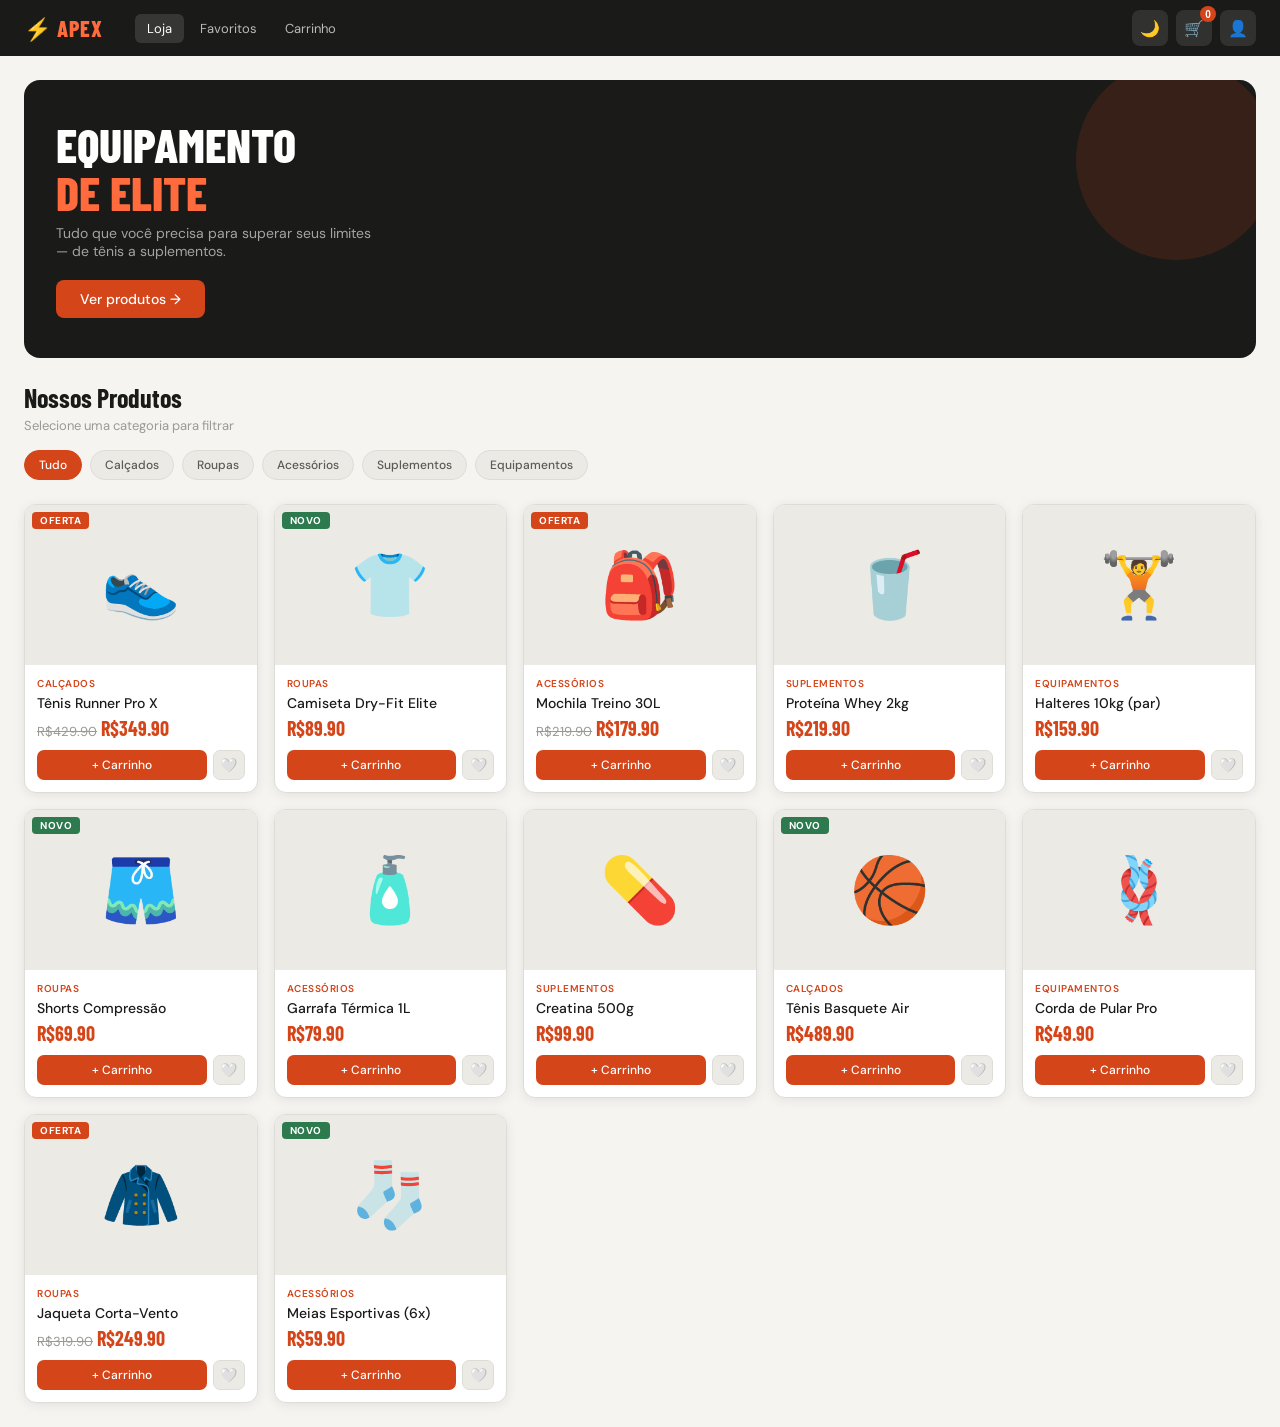
<file: index.html>
<!DOCTYPE html>
<html lang="pt-BR">
<head>
<meta charset="UTF-8">
<meta name="viewport" content="width=device-width, initial-scale=1.0">
<link href="https://fonts.googleapis.com/css2?family=Barlow+Condensed:wght@400;600;700;800&family=DM+Sans:wght@300;400;500&display=swap" rel="stylesheet">
<style>
*{margin:0;padding:0;box-sizing:border-box}
:root{
  --bg:#f5f4f0;--bg2:#ffffff;--bg3:#eceae4;
  --text:#1a1a18;--text2:#5a5a56;--text3:#9a9a94;
  --accent:#d4451a;--accent2:#ff6b3d;
  --border:#ddddd8;--card:#ffffff;
  --nav:#1a1a18;--nav-text:#ffffff;
  --badge:#d4451a;--badge-text:#fff;
  --input-bg:#f0efeb;--input-border:#d0d0c8;
  --shadow:0 2px 12px rgba(0,0,0,0.08);
  --success:#2d7a4f;
}
[data-theme="dark"]{
  --bg:#141412;--bg2:#1e1e1b;--bg3:#252522;
  --text:#f0efe9;--text2:#a8a8a0;--text3:#6a6a64;
  --accent:#ff6b3d;--accent2:#ff8c65;
  --border:#2e2e2a;--card:#1e1e1b;
  --nav:#0e0e0c;--nav-text:#f0efe9;
  --badge:#ff6b3d;--badge-text:#141412;
  --input-bg:#252522;--input-border:#3a3a36;
  --shadow:0 2px 12px rgba(0,0,0,0.3);
  --success:#3db86f;
}
body{font-family:'DM Sans',sans-serif;background:var(--bg);color:var(--text);min-height:100vh;transition:background 0.3s,color 0.3s}
.sr-only{position:absolute;width:1px;height:1px;overflow:hidden;clip:rect(0,0,0,0)}

nav{background:var(--nav);color:var(--nav-text);padding:0 24px;display:flex;align-items:center;gap:16px;height:56px;position:sticky;top:0;z-index:100}
.logo{font-family:'Barlow Condensed',sans-serif;font-weight:800;font-size:22px;letter-spacing:1px;color:var(--accent2);flex:0 0 auto}
.nav-links{display:flex;gap:4px;flex:1;margin-left:16px}
.nav-links button{background:none;border:none;color:rgba(255,255,255,0.7);padding:6px 12px;border-radius:6px;cursor:pointer;font-size:13px;font-family:'DM Sans',sans-serif;transition:all 0.2s}
.nav-links button:hover,.nav-links button.active{background:rgba(255,255,255,0.12);color:#fff}
.nav-right{display:flex;align-items:center;gap:8px;margin-left:auto}
.icon-btn{background:rgba(255,255,255,0.1);border:none;color:var(--nav-text);width:36px;height:36px;border-radius:8px;cursor:pointer;display:flex;align-items:center;justify-content:center;font-size:16px;transition:background 0.2s;position:relative;flex-shrink:0}
.icon-btn:hover{background:rgba(255,255,255,0.2)}
.cart-badge{position:absolute;top:-4px;right:-4px;background:var(--accent);color:white;border-radius:50%;width:16px;height:16px;font-size:10px;font-weight:600;display:flex;align-items:center;justify-content:center}

.page{display:none;padding:24px}
.page.active{display:block}

.hero{background:var(--nav);border-radius:16px;padding:40px 32px;margin-bottom:24px;position:relative;overflow:hidden}
.hero::before{content:'';position:absolute;right:-20px;top:-20px;width:200px;height:200px;border-radius:50%;background:var(--accent);opacity:0.15}
.hero h1{font-family:'Barlow Condensed',sans-serif;font-size:48px;font-weight:800;color:#fff;line-height:1;margin-bottom:8px}
.hero h1 span{color:var(--accent2)}
.hero p{color:rgba(255,255,255,0.6);font-size:14px;margin-bottom:20px;max-width:320px}
.btn-primary{background:var(--accent);color:#fff;border:none;padding:10px 24px;border-radius:8px;font-weight:500;cursor:pointer;font-family:'DM Sans',sans-serif;font-size:14px;transition:all 0.2s;display:inline-block}
.btn-primary:hover{background:var(--accent2);transform:translateY(-1px)}
.btn-outline{background:transparent;color:var(--text);border:1.5px solid var(--border);padding:8px 16px;border-radius:8px;font-weight:500;cursor:pointer;font-family:'DM Sans',sans-serif;font-size:13px;transition:all 0.2s}
.btn-outline:hover{border-color:var(--accent);color:var(--accent)}

.section-title{font-family:'Barlow Condensed',sans-serif;font-weight:700;font-size:26px;margin-bottom:4px;color:var(--text)}
.section-sub{color:var(--text3);font-size:13px;margin-bottom:16px}

.cats{display:flex;gap:8px;margin-bottom:24px;flex-wrap:wrap}
.cat-btn{background:var(--bg3);border:1.5px solid var(--border);color:var(--text2);padding:6px 14px;border-radius:20px;cursor:pointer;font-size:12px;font-family:'DM Sans',sans-serif;font-weight:500;transition:all 0.2s}
.cat-btn:hover,.cat-btn.active{background:var(--accent);border-color:var(--accent);color:#fff}

.products-grid{display:grid;grid-template-columns:repeat(auto-fill,minmax(200px,1fr));gap:16px}
.product-card{background:var(--card);border-radius:12px;border:1px solid var(--border);overflow:hidden;cursor:pointer;transition:all 0.2s;box-shadow:var(--shadow)}
.product-card:hover{transform:translateY(-3px);box-shadow:0 8px 24px rgba(0,0,0,0.12)}
.product-img{height:160px;display:flex;align-items:center;justify-content:center;font-size:64px;background:var(--bg3)}
.product-info{padding:12px}
.product-cat{font-size:10px;color:var(--accent);font-weight:600;text-transform:uppercase;letter-spacing:0.5px;margin-bottom:4px}
.product-name{font-weight:500;font-size:14px;margin-bottom:4px;color:var(--text)}
.product-price{font-family:'Barlow Condensed',sans-serif;font-size:20px;font-weight:700;color:var(--accent)}
.product-price .old{font-size:13px;color:var(--text3);text-decoration:line-through;font-family:'DM Sans',sans-serif;font-weight:400;margin-right:4px}
.product-actions{display:flex;gap:6px;margin-top:10px}
.btn-add{flex:1;background:var(--accent);color:#fff;border:none;padding:7px;border-radius:7px;cursor:pointer;font-size:12px;font-weight:500;font-family:'DM Sans',sans-serif;transition:background 0.2s}
.btn-add:hover{background:var(--accent2)}
.btn-fav{width:32px;background:var(--bg3);border:1px solid var(--border);border-radius:7px;cursor:pointer;font-size:14px;transition:all 0.2s;display:flex;align-items:center;justify-content:center}
.btn-fav:hover,.btn-fav.active{background:#fee;border-color:#f66}

.badge-sale{position:absolute;top:8px;left:8px;background:var(--accent);color:#fff;padding:2px 8px;border-radius:4px;font-size:10px;font-weight:700;letter-spacing:0.5px}
.badge-new{position:absolute;top:8px;left:8px;background:#2d7a4f;color:#fff;padding:2px 8px;border-radius:4px;font-size:10px;font-weight:700;letter-spacing:0.5px}
.product-wrap{position:relative}

.cart-empty{text-align:center;padding:40px;color:var(--text3)}
.cart-empty .icon{font-size:48px;margin-bottom:12px}
.cart-list{display:flex;flex-direction:column;gap:12px;max-width:600px}
.cart-item{background:var(--card);border-radius:12px;border:1px solid var(--border);padding:14px;display:flex;gap:14px;align-items:center}
.cart-item .icon{font-size:40px;width:60px;height:60px;background:var(--bg3);border-radius:8px;display:flex;align-items:center;justify-content:center;flex-shrink:0}
.cart-item-info{flex:1}
.cart-item-name{font-weight:500;font-size:14px;color:var(--text)}
.cart-item-price{font-family:'Barlow Condensed',sans-serif;font-size:18px;font-weight:700;color:var(--accent)}
.qty-controls{display:flex;align-items:center;gap:8px;margin-top:6px}
.qty-btn{width:26px;height:26px;border-radius:6px;background:var(--bg3);border:1px solid var(--border);cursor:pointer;font-size:14px;display:flex;align-items:center;justify-content:center;color:var(--text)}
.qty-btn:hover{background:var(--accent);color:#fff;border-color:var(--accent)}
.qty-num{font-weight:500;font-size:14px;min-width:20px;text-align:center;color:var(--text)}
.remove-btn{background:none;border:none;color:var(--text3);cursor:pointer;font-size:18px;padding:4px;border-radius:4px;transition:color 0.2s}
.remove-btn:hover{color:#e33}
.cart-summary{max-width:600px;background:var(--card);border-radius:12px;border:1px solid var(--border);padding:16px;margin-top:16px}
.summary-row{display:flex;justify-content:space-between;font-size:13px;color:var(--text2);margin-bottom:8px}
.summary-row.total{font-size:16px;color:var(--text);font-weight:600;border-top:1px solid var(--border);padding-top:10px;margin-top:4px}
.cart-checkout{margin-top:12px;width:100%}

.form-group{margin-bottom:14px}
.form-group label{display:block;font-size:12px;font-weight:500;color:var(--text2);margin-bottom:5px}
.form-group input{width:100%;background:var(--input-bg);border:1.5px solid var(--input-border);color:var(--text);border-radius:8px;padding:9px 12px;font-size:14px;font-family:'DM Sans',sans-serif;transition:border-color 0.2s;outline:none}
.form-group input:focus{border-color:var(--accent)}
.auth-card{max-width:380px;background:var(--card);border-radius:16px;border:1px solid var(--border);padding:28px;box-shadow:var(--shadow)}
.auth-title{font-family:'Barlow Condensed',sans-serif;font-size:28px;font-weight:700;margin-bottom:4px}
.auth-sub{font-size:13px;color:var(--text3);margin-bottom:20px}
.auth-toggle{margin-top:16px;text-align:center;font-size:13px;color:var(--text2)}
.auth-toggle button{background:none;border:none;color:var(--accent);cursor:pointer;font-weight:500;font-family:'DM Sans',sans-serif;font-size:13px}
.profile-card{max-width:480px;background:var(--card);border-radius:16px;border:1px solid var(--border);padding:24px;box-shadow:var(--shadow)}
.avatar{width:64px;height:64px;border-radius:50%;background:var(--accent);display:flex;align-items:center;justify-content:center;font-size:24px;font-weight:700;color:#fff;font-family:'Barlow Condensed',sans-serif;margin-bottom:12px}
.profile-name{font-family:'Barlow Condensed',sans-serif;font-size:22px;font-weight:700}
.profile-email{font-size:13px;color:var(--text3);margin-bottom:20px}
.profile-stats{display:grid;grid-template-columns:repeat(3,1fr);gap:10px;margin-bottom:20px}
.stat-box{background:var(--bg3);border-radius:10px;padding:12px;text-align:center}
.stat-num{font-family:'Barlow Condensed',sans-serif;font-size:24px;font-weight:700;color:var(--accent)}
.stat-label{font-size:11px;color:var(--text3);margin-top:2px}
.orders-list{display:flex;flex-direction:column;gap:10px}
.order-item{background:var(--bg3);border-radius:10px;padding:12px;display:flex;justify-content:space-between;align-items:center}
.order-id{font-size:12px;color:var(--text3)}
.order-desc{font-size:13px;font-weight:500;color:var(--text)}
.order-status{font-size:11px;padding:2px 8px;border-radius:20px;font-weight:600}
.status-delivered{background:#d1f5e3;color:#1a6640}
.status-transit{background:#fff3d4;color:#8a6000}
[data-theme="dark"] .status-delivered{background:#1a3d2a;color:#5dd99a}
[data-theme="dark"] .status-transit{background:#3a3010;color:#f5c842}
.divider{height:1px;background:var(--border);margin:16px 0}
.toast{position:fixed;bottom:20px;right:20px;background:var(--nav);color:var(--nav-text);padding:10px 18px;border-radius:10px;font-size:13px;font-weight:500;z-index:999;transform:translateY(60px);opacity:0;transition:all 0.3s;border-left:3px solid var(--accent)}
.toast.show{transform:translateY(0);opacity:1}
.wishlist-count{font-size:12px;color:var(--text3);margin-bottom:12px}
</style>
</head>
<body>

<h2 class="sr-only">APEX Sport — Loja de Artigos Esportivos com Carrinho, Conta de Usuário e Modo Escuro</h2>

<nav>
  <div class="logo">⚡ APEX</div>
  <div class="nav-links">
    <button class="active" onclick="showPage('home')">Loja</button>
    <button onclick="showPage('wishlist')">Favoritos</button>
    <button onclick="showPage('cart')">Carrinho</button>
  </div>
  <div class="nav-right">
    <button class="icon-btn" onclick="toggleTheme()" id="theme-btn" title="Alternar tema">🌙</button>
    <button class="icon-btn" onclick="showPage('cart')" title="Carrinho">
      🛒<span class="cart-badge" id="cart-count">0</span>
    </button>
    <button class="icon-btn" onclick="showPage('account')" title="Conta">👤</button>
  </div>
</nav>

<div id="page-home" class="page active">
  <div class="hero">
    <h1>EQUIPAMENTO<br><span>DE ELITE</span></h1>
    <p>Tudo que você precisa para superar seus limites — de tênis a suplementos.</p>
    <button class="btn-primary" onclick="document.getElementById('produtos').scrollIntoView({behavior:'smooth'})">Ver produtos →</button>
  </div>
  <div id="produtos">
    <div class="section-title">Nossos Produtos</div>
    <div class="section-sub">Selecione uma categoria para filtrar</div>
    <div class="cats">
      <button class="cat-btn active" onclick="filterCat(this,'all')">Tudo</button>
      <button class="cat-btn" onclick="filterCat(this,'calcados')">Calçados</button>
      <button class="cat-btn" onclick="filterCat(this,'roupas')">Roupas</button>
      <button class="cat-btn" onclick="filterCat(this,'acessorios')">Acessórios</button>
      <button class="cat-btn" onclick="filterCat(this,'suplementos')">Suplementos</button>
      <button class="cat-btn" onclick="filterCat(this,'equipamentos')">Equipamentos</button>
    </div>
    <div class="products-grid" id="products-grid"></div>
  </div>
</div>

<div id="page-cart" class="page">
  <div class="section-title">Carrinho</div>
  <div class="section-sub" id="cart-sub">Seus itens selecionados</div>
  <div id="cart-content"></div>
</div>

<div id="page-wishlist" class="page">
  <div class="section-title">Favoritos</div>
  <div class="wishlist-count" id="wishlist-count"></div>
  <div class="products-grid" id="wishlist-grid"></div>
</div>

<div id="page-account" class="page">
  <div id="auth-section"></div>
</div>

<div class="toast" id="toast"></div>

<script>
const products=[
  {id:1,name:'Tênis Runner Pro X',cat:'calcados',price:349.90,old:429.90,icon:'👟',badge:'sale',fav:false,qty:0},
  {id:2,name:'Camiseta Dry-Fit Elite',cat:'roupas',price:89.90,icon:'👕',badge:'new',fav:false,qty:0},
  {id:3,name:'Mochila Treino 30L',cat:'acessorios',price:179.90,old:219.90,icon:'🎒',badge:'sale',fav:false,qty:0},
  {id:4,name:'Proteína Whey 2kg',cat:'suplementos',price:219.90,icon:'🥤',badge:'',fav:false,qty:0},
  {id:5,name:'Halteres 10kg (par)',cat:'equipamentos',price:159.90,icon:'🏋️',badge:'',fav:false,qty:0},
  {id:6,name:'Shorts Compressão',cat:'roupas',price:69.90,icon:'🩳',badge:'new',fav:false,qty:0},
  {id:7,name:'Garrafa Térmica 1L',cat:'acessorios',price:79.90,icon:'🧴',badge:'',fav:false,qty:0},
  {id:8,name:'Creatina 500g',cat:'suplementos',price:99.90,icon:'💊',badge:'',fav:false,qty:0},
  {id:9,name:'Tênis Basquete Air',cat:'calcados',price:489.90,icon:'🏀',badge:'new',fav:false,qty:0},
  {id:10,name:'Corda de Pular Pro',cat:'equipamentos',price:49.90,icon:'🪢',badge:'',fav:false,qty:0},
  {id:11,name:'Jaqueta Corta-Vento',cat:'roupas',price:249.90,old:319.90,icon:'🧥',badge:'sale',fav:false,qty:0},
  {id:12,name:'Meias Esportivas (6x)',cat:'acessorios',price:59.90,icon:'🧦',badge:'new',fav:false,qty:0},
];
let cart=[];
let user=null;
let currentCat='all';
let theme='light';

function toggleTheme(){
  theme=theme==='light'?'dark':'light';
  document.documentElement.setAttribute('data-theme',theme==='dark'?'dark':'');
  document.getElementById('theme-btn').textContent=theme==='light'?'🌙':'☀️';
}
function showPage(id){
  document.querySelectorAll('.page').forEach(p=>p.classList.remove('active'));
  document.querySelectorAll('.nav-links button').forEach(b=>b.classList.remove('active'));
  document.getElementById('page-'+id).classList.add('active');
  const idx={'home':0,'wishlist':1,'cart':2};
  if(idx[id]!==undefined) document.querySelectorAll('.nav-links button')[idx[id]].classList.add('active');
  if(id==='cart') renderCart();
  if(id==='account') renderAccount();
  if(id==='wishlist') renderWishlist();
}
function filterCat(el,cat){
  document.querySelectorAll('.cat-btn').forEach(b=>b.classList.remove('active'));
  el.classList.add('active');
  currentCat=cat;
  renderProducts();
}
function renderProducts(){
  const g=document.getElementById('products-grid');
  const list=currentCat==='all'?products:products.filter(p=>p.cat===currentCat);
  g.innerHTML=list.map(p=>`
    <div class="product-wrap">
      ${p.badge==='sale'?'<span class="badge-sale">OFERTA</span>':''}
      ${p.badge==='new'?'<span class="badge-new">NOVO</span>':''}
      <div class="product-card" onclick="">
        <div class="product-img">${p.icon}</div>
        <div class="product-info">
          <div class="product-cat">${catLabel(p.cat)}</div>
          <div class="product-name">${p.name}</div>
          <div class="product-price">${p.old?`<span class="old">R$${p.old.toFixed(2)}</span>`:''}R$${p.price.toFixed(2)}</div>
          <div class="product-actions">
            <button class="btn-add" onclick="addToCart(${p.id})">+ Carrinho</button>
            <button class="btn-fav${p.fav?' active':''}" onclick="toggleFav(${p.id})" id="fav-${p.id}">${p.fav?'❤️':'🤍'}</button>
          </div>
        </div>
      </div>
    </div>
  `).join('');
}
function catLabel(c){return{calcados:'Calçados',roupas:'Roupas',acessorios:'Acessórios',suplementos:'Suplementos',equipamentos:'Equipamentos'}[c]||c}
function addToCart(id){
  const p=products.find(x=>x.id===id);
  const ci=cart.find(x=>x.id===id);
  if(ci) ci.qty++;
  else cart.push({...p,qty:1});
  updateCartBadge();
  showToast(`${p.icon} ${p.name} adicionado!`);
}
function updateCartBadge(){
  const total=cart.reduce((a,b)=>a+b.qty,0);
  document.getElementById('cart-count').textContent=total;
}
function toggleFav(id){
  const p=products.find(x=>x.id===id);
  p.fav=!p.fav;
  const btn=document.getElementById('fav-'+id);
  if(btn){btn.textContent=p.fav?'❤️':'🤍';btn.classList.toggle('active',p.fav);}
  showToast(p.fav?`❤️ ${p.name} favoritado!`:`💔 Removido dos favoritos`);
}
function renderCart(){
  const el=document.getElementById('cart-content');
  if(!cart.length){
    el.innerHTML=`<div class="cart-empty"><div class="icon">🛒</div><div>Seu carrinho está vazio.</div><br><button class="btn-primary" onclick="showPage('home')">Ver produtos →</button></div>`;
    return;
  }
  const subtotal=cart.reduce((a,b)=>a+b.price*b.qty,0);
  const frete=subtotal>300?0:19.90;
  const total=subtotal+frete;
  el.innerHTML=`
    <div class="cart-list">${cart.map(item=>`
      <div class="cart-item">
        <div class="icon">${item.icon}</div>
        <div class="cart-item-info">
          <div class="cart-item-name">${item.name}</div>
          <div class="cart-item-price">R$${item.price.toFixed(2)}</div>
          <div class="qty-controls">
            <button class="qty-btn" onclick="changeQty(${item.id},-1)">−</button>
            <span class="qty-num">${item.qty}</span>
            <button class="qty-btn" onclick="changeQty(${item.id},1)">+</button>
          </div>
        </div>
        <button class="remove-btn" onclick="removeItem(${item.id})">✕</button>
      </div>`).join('')}
    </div>
    <div class="cart-summary">
      <div class="summary-row"><span>Subtotal</span><span>R$${subtotal.toFixed(2)}</span></div>
      <div class="summary-row"><span>Frete</span><span>${frete===0?'<span style="color:var(--success)">Grátis</span>':'R$'+frete.toFixed(2)}</span></div>
      ${subtotal<300&&subtotal>0?`<div class="summary-row"><span style="color:var(--accent);font-size:12px">Falta R$${(300-subtotal).toFixed(2)} para frete grátis!</span></div>`:''}
      <div class="summary-row total"><span>Total</span><span>R$${total.toFixed(2)}</span></div>
      <button class="btn-primary cart-checkout" onclick="checkout()">Finalizar Compra →</button>
    </div>`;
}
function changeQty(id,delta){
  const ci=cart.find(x=>x.id===id);
  if(!ci) return;
  ci.qty+=delta;
  if(ci.qty<=0) cart=cart.filter(x=>x.id!==id);
  updateCartBadge();renderCart();
}
function removeItem(id){
  cart=cart.filter(x=>x.id!==id);
  updateCartBadge();renderCart();
  showToast('Item removido do carrinho');
}
function checkout(){
  if(!user){showToast('⚠️ Faça login para finalizar!');setTimeout(()=>showPage('account'),1200);return;}
  cart=[];updateCartBadge();
  user.orders++;user.spent+=Math.random()*500+100;
  showToast('✅ Pedido realizado com sucesso!');
  renderCart();
}
function renderWishlist(){
  const favs=products.filter(p=>p.fav);
  document.getElementById('wishlist-count').textContent=favs.length?`${favs.length} produto${favs.length>1?'s':''} favoritado${favs.length>1?'s':''}`:' ';
  const g=document.getElementById('wishlist-grid');
  if(!favs.length){g.innerHTML='<div style="color:var(--text3);padding:20px 0">Você ainda não tem favoritos. Clique em 🤍 para adicionar!</div>';return;}
  g.innerHTML=favs.map(p=>`
    <div class="product-wrap">
      <div class="product-card">
        <div class="product-img">${p.icon}</div>
        <div class="product-info">
          <div class="product-cat">${catLabel(p.cat)}</div>
          <div class="product-name">${p.name}</div>
          <div class="product-price">R$${p.price.toFixed(2)}</div>
          <div class="product-actions">
            <button class="btn-add" onclick="addToCart(${p.id})">+ Carrinho</button>
            <button class="btn-fav active" onclick="toggleFav(${p.id});renderWishlist()">❤️</button>
          </div>
        </div>
      </div>
    </div>`).join('');
}
function renderAccount(){
  const el=document.getElementById('auth-section');
  if(user){
    el.innerHTML=`
      <div class="profile-card">
        <div class="avatar">${user.name[0]}</div>
        <div class="profile-name">${user.name}</div>
        <div class="profile-email">${user.email}</div>
        <div class="profile-stats">
          <div class="stat-box"><div class="stat-num">${user.orders}</div><div class="stat-label">Pedidos</div></div>
          <div class="stat-box"><div class="stat-num">${products.filter(p=>p.fav).length}</div><div class="stat-label">Favoritos</div></div>
          <div class="stat-box"><div class="stat-num">R$${user.spent.toFixed(0)}</div><div class="stat-label">Gasto</div></div>
        </div>
        <div class="section-title" style="font-size:18px;margin-bottom:12px">Pedidos Recentes</div>
        <div class="orders-list">
          <div class="order-item"><div><div class="order-id">#APX-2847</div><div class="order-desc">Tênis Runner Pro X + Mochila</div></div><span class="order-status status-delivered">Entregue</span></div>
          <div class="order-item"><div><div class="order-id">#APX-2831</div><div class="order-desc">Whey Protein + Creatina</div></div><span class="order-status status-transit">Em Trânsito</span></div>
        </div>
        <div class="divider"></div>
        <button class="btn-outline" onclick="logout()" style="width:100%">Sair da conta</button>
      </div>`;
  } else {
    renderAuthForm('login');
  }
}
function renderAuthForm(mode){
  const el=document.getElementById('auth-section');
  if(mode==='login'){
    el.innerHTML=`
      <div class="auth-card">
        <div class="auth-title">Entrar</div>
        <div class="auth-sub">Acesse sua conta APEX</div>
        <div class="form-group"><label>E-mail</label><input type="email" id="a-email" placeholder="seu@email.com"></div>
        <div class="form-group"><label>Senha</label><input type="password" id="a-pass" placeholder="••••••••"></div>
        <button class="btn-primary" style="width:100%" onclick="login()">Entrar →</button>
        <div class="auth-toggle">Não tem conta? <button onclick="renderAuthForm('register')">Cadastre-se</button></div>
      </div>`;
  } else {
    el.innerHTML=`
      <div class="auth-card">
        <div class="auth-title">Criar Conta</div>
        <div class="auth-sub">Junte-se à APEX Sport</div>
        <div class="form-group"><label>Nome completo</label><input type="text" id="r-name" placeholder="João Silva"></div>
        <div class="form-group"><label>E-mail</label><input type="email" id="r-email" placeholder="seu@email.com"></div>
        <div class="form-group"><label>Senha</label><input type="password" id="r-pass" placeholder="Mín. 6 caracteres"></div>
        <button class="btn-primary" style="width:100%" onclick="register()">Criar Conta →</button>
        <div class="auth-toggle">Já tem conta? <button onclick="renderAuthForm('login')">Entrar</button></div>
      </div>`;
  }
}
function login(){
  const email=document.getElementById('a-email').value;
  const pass=document.getElementById('a-pass').value;
  if(!email||!pass){showToast('⚠️ Preencha todos os campos');return;}
  user={name:email.split('@')[0].replace(/\b\w/g,c=>c.toUpperCase()),email,orders:3,spent:847.60};
  showToast(`👋 Bem-vindo(a), ${user.name}!`);
  renderAccount();
}
function register(){
  const name=document.getElementById('r-name').value;
  const email=document.getElementById('r-email').value;
  const pass=document.getElementById('r-pass').value;
  if(!name||!email||pass.length<6){showToast('⚠️ Preencha todos os campos corretamente');return;}
  user={name,email,orders:0,spent:0};
  showToast(`🎉 Conta criada! Bem-vindo(a), ${name}!`);
  renderAccount();
}
function logout(){user=null;showToast('👋 Até logo!');renderAccount();}
function showToast(msg){
  const t=document.getElementById('toast');
  t.textContent=msg;t.classList.add('show');
  setTimeout(()=>t.classList.remove('show'),2500);
}
renderProducts();
</script>
</body>
</html>
</file>
